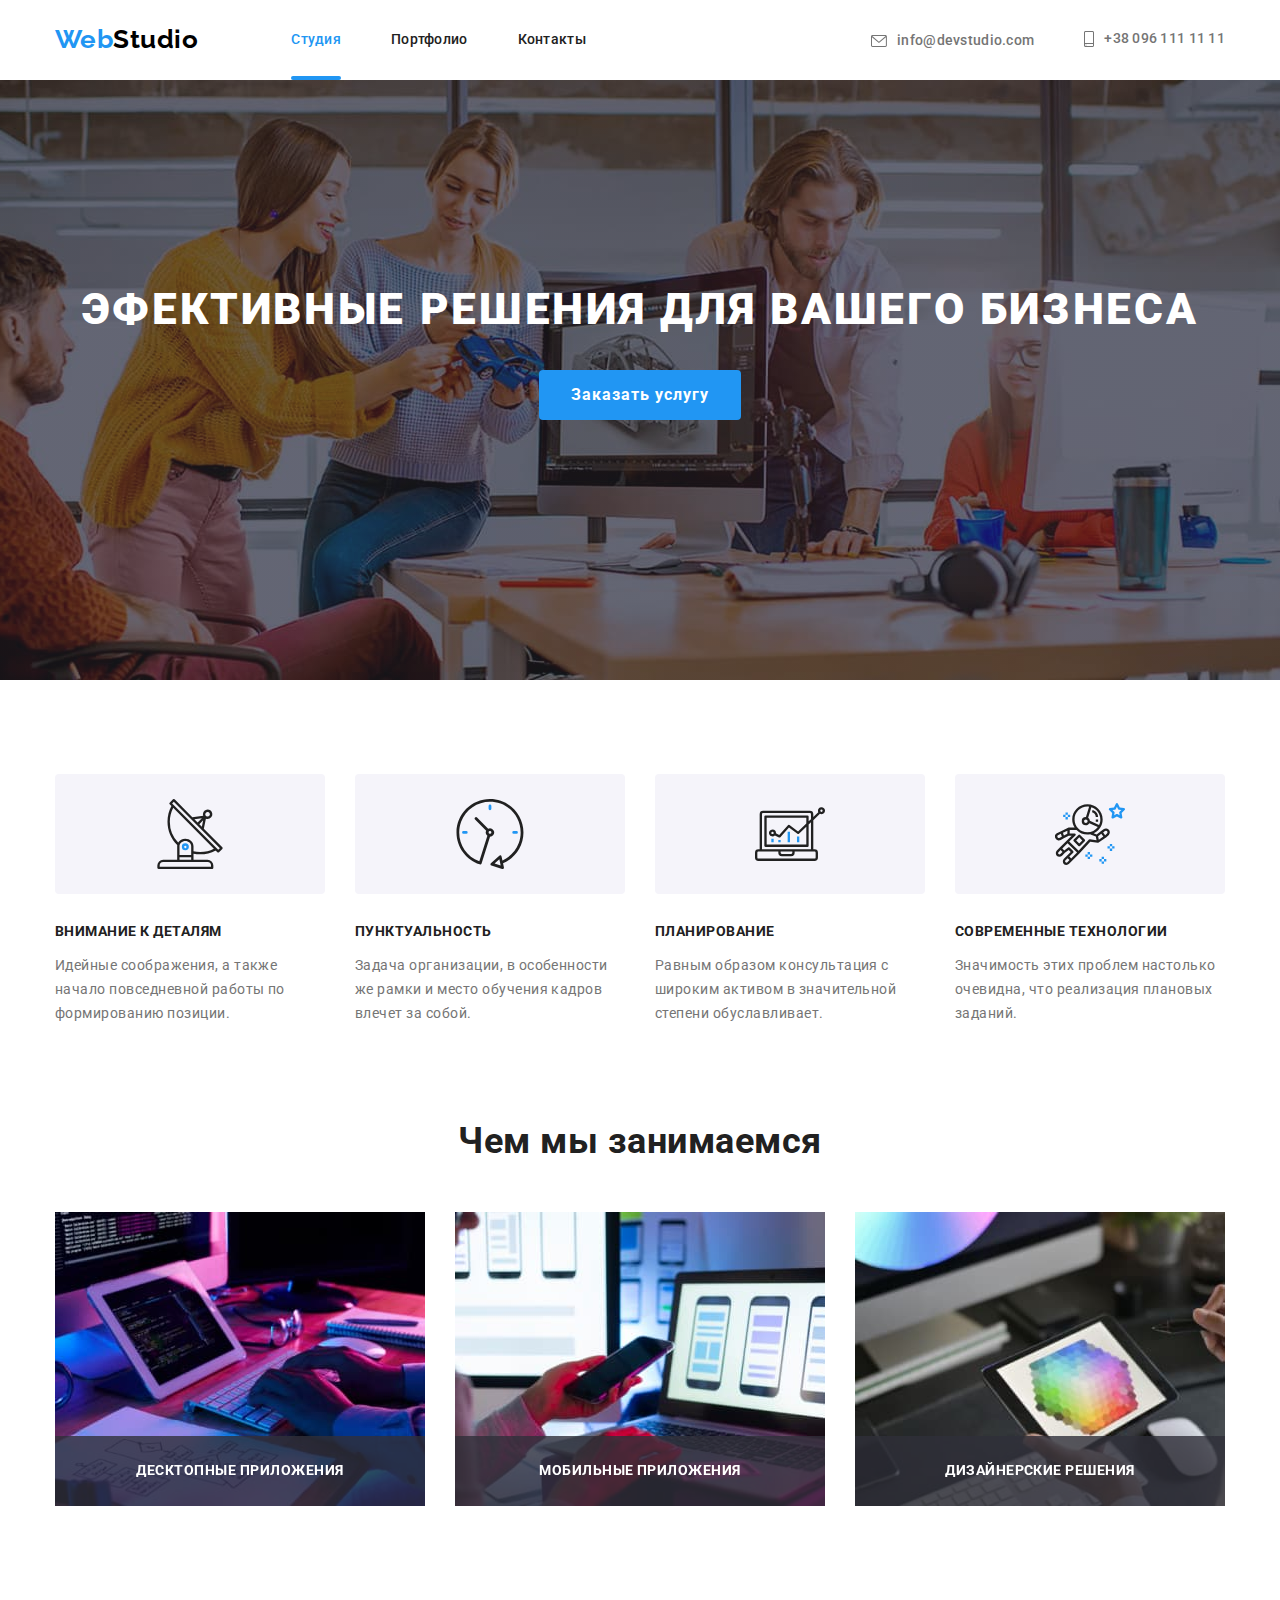
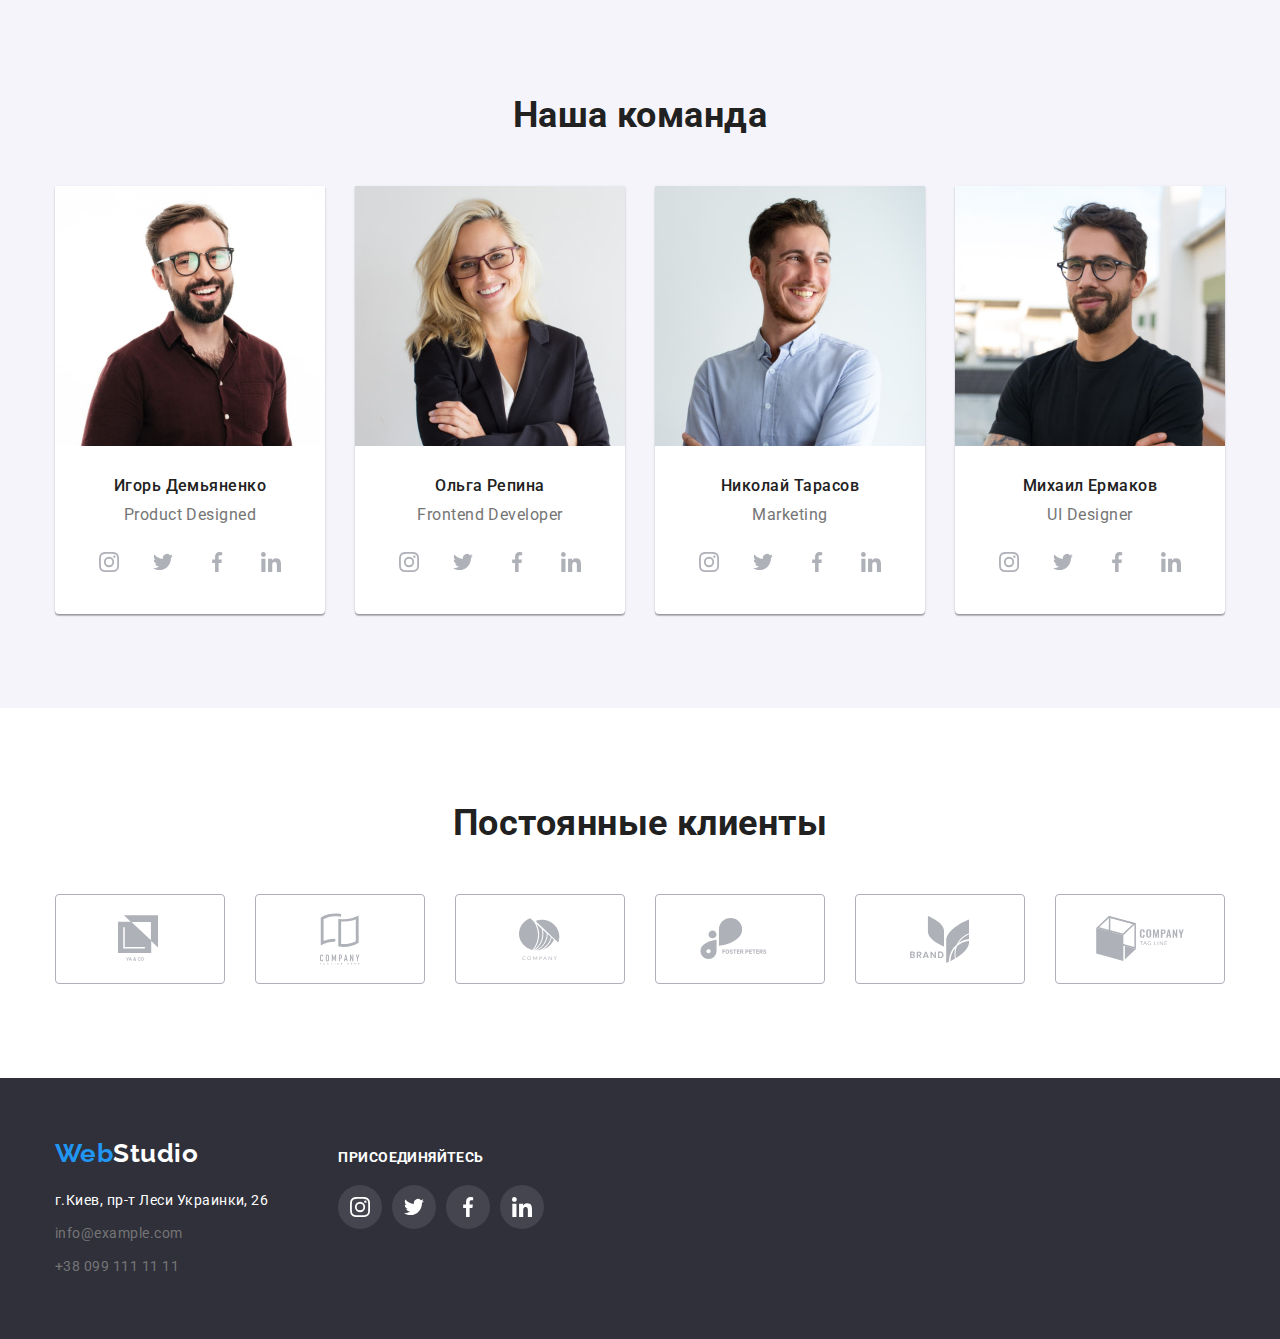
<file: index.html>
<!DOCTYPE html>
<html lang="ru">

<head>
    <meta charset="UTF-8">
    <meta name="viewport" content="width=device-width, initial-scale=1.0">
    <title>Студия</title>
    <link
        href="https://fonts.googleapis.com/css2?family=Oleo+Script:wght@400;700&family=Raleway:wght@400;700&family=Roboto:wght@400;500;700;900&display=swap"
        rel="stylesheet">
    <link rel="stylesheet" href="https://cdnjs.cloudflare.com/ajax/libs/modern-normalize/1.0.0/modern-normalize.min.css">
    <link rel="stylesheet" href="./css/styles.css" />
</head>

<body> 
    <!--Шапка-->
    <header>
        <div class="container-nav">
            <nav class="nav list">
                <a href="./index.html" class="logo list"><span class="web">Web</span>Studio</a>
                <ul class="site-nav list">
                    <li class="item">
                        <a href="./index.html" class="link current list">Студия</a>
                    </li>
                    <li class="item">
                        <a href="./portfolio.html" class="link list">Портфолио</a>
                    </li>
                    <li class="item">
                        <a href="" class="link list">Контакты</a>
                    </li>
                </ul>
            </nav>
            <ul class="nav-address list">
                <li class="item">
                    <a href="mailto:info@example.com" class="link list">
                        <svg width="16" height="12">
                            <use href="./images/icons/sprite.svg#icon-mail"></use>
                        </svg>
                        info@devstudio.com
                    </a>
                </li>
                <li class="item">
                    <a href="tel:+38 096 111 11 11" class="link list">
                        <svg width="10" height="16">
                            <use href="./images/icons/sprite.svg#icon-tel"></use>
                        </svg>
                        +38 096 111 11 11</a>
                </li>
            </ul>
        </div>
    </header>
        <!--Герой-->
        <main>
            <!--Эфективные решения-->
            <section class="hero">
                <h1 class="hero-title">
                    ЭФЕКТИВНЫЕ РЕШЕНИЯ ДЛЯ ВАШЕГО БИЗНЕСА
                </h1>
                <a data-modal-open href="#" class="button list">Заказать услугу</a>
                <div class="backdrop is-hidden" data-modal>
                    <div class="modal">
                        <button type="button" class="modal-button" data-modal-close>
                            <svg width="18" height="18">
                                <use href="./images/icons/sprite.svg#icon-close-black"></use>
                            </svg>
                        </button>
                    </div>
                </div>
            </section>
            <!--Особенности-->
                <section class="section-features">
                    <div class="container">
                        <h2 class="title">Особенности</h2>
                        <ul class="features list">
                            <li class="features-item">
                                    <div class="container-features">
                                        <svg width="70" height="70" >
                                            <use href="./images/icons/sprite.svg#icon-antenna"></use>
                                        </svg>
                                    </div>
                                <h3 class="features-title">
                                    ВНИМАНИЕ К ДЕТАЛЯМ
                                </h3>
                                <p class="paragraph">
                                    Идейные соображения, а также начало повседневной работы по формированию позиции.
                                </p>
                            </li>
                            <li class="features-item">
                                    <div class="container-features">
                                        <svg width="70" height="70" >
                                            <use href="./images/icons/sprite.svg#icon-clock"></use>
                                        </svg>
                                    </div>
                                <h3 class="features-title">
                                    ПУНКТУАЛЬНОСТЬ
                                </h3>
                                <p class="paragraph">
                                    Задача организации, в особенности же рамки и место обучения кадров влечет за собой.
                                </p>
                            </li>
                            <li class="features-item">
                                    <div class="container-features">
                                        <svg width="70" height="70" >
                                            <use href="./images/icons/sprite.svg#icon-diagram"></use>
                                        </svg>
                                    </div>
                                <h3 class="features-title">
                                    ПЛАНИРОВАНИЕ
                                </h3>
                                <p class="paragraph">
                                    Равным образом консультация с широким активом в значительной степени обуславливает.
                                </p>
                            </li>
                            <li class="features-item">
                                    <div class="container-features">
                                        <svg width="70" height="70" >
                                            <use href="./images/icons/sprite.svg#icon-astronaut"></use>
                                        </svg>
                                    </div>
                                <h3 class="features-title">
                                    СОВРЕМЕННЫЕ ТЕХНОЛОГИИ
                                </h3>
                                <p class="paragraph">
                                    Значимость этих проблем настолько очевидна, что реализация плановых заданий.
                                </p>
                            </li>
                        </ul>
                    </div>
                </section>
                <!--Чем мы занимаемся-->
                <section class="section">
                    <div class="container">
                        <h2 class="work-title">
                            Чем мы занимаемся
                        </h2>
                        <ul class="work list">
                            <li class="work-photo">
                                <img src="./images/планшетсклавиатурой.jpg" alt="Планшет с клавиатурой" width="370" height="294">
                                <p class="label">
                                    ДЕСКТОПНЫЕ ПРИЛОЖЕНИЯ
                                </p>
                            </li>
                            <li class="work-photo">
                                <img src="./images/ноутбук.jpg" alt="Ноутбук" width="370" height="294">
                                <p class="label">
                                    МОБИЛЬНЫЕ ПРИЛОЖЕНИЯ
                                </p>
                            </li>
                            <li class="work-photo">
                                <img src="./images/планшет.jpg" alt="Планшет" width="370" height="294">
                                <p class="label">
                                    ДИЗАЙНЕРСКИЕ РЕШЕНИЯ
                                </p>
                            </li>
                        </ul>
                    </div>
                </section>
            </div>
            <!--Наша команда-->
            <section class="section-team">
                <div class="container">
                    <h2 class="title-team">
                        Наша команда
                    </h2>
                    <ul class="team list">
                        <li class="team-card">
                            <img src="./images/игорь.jpg" alt="Игорь" width="270" height="260">
                            <div class="team-text">   
                                <h3 class="title">
                                    Игорь Демьяненко
                                </h3>
                                <p class="team-paragraph">
                                    Product Designed
                                </p>
                                <ul class="social-links list">
                                    <li class="item-links">
                                        <a href="#" class="social-link svg">
                                            <svg width="20" height="20">
                                                <use href="./images/icons/sprite.svg#icon-instagram">
                                            </svg>
                                        </a>
                                    </li>
                                    <li class="item-links">
                                        <a href="#" class="social-link svg">
                                            <svg width="20" height="20">
                                                <use href="./images/icons/sprite.svg#icon-twitter">
                                            </svg>
                                        </a>
                                    </li>
                                    <li class="item-links">
                                        <a href="#" class="social-link svg">
                                            <svg width="20" height="20">
                                                <use href="./images/icons/sprite.svg#icon-facebook">
                                            </svg>
                                        </a>
                                    </li>
                                    <li class="item-links">
                                        <a href="#" class="social-link svg">
                                            <svg width="20" height="20">
                                                <use href="./images/icons/sprite.svg#icon-linkedin">
                                            </svg>
                                        </a>
                                    </li>
                                </ul>
                            </div>
                        </li>
                        <li class="team-card">
                            <img src="./images/ольга.jpg" alt="Ольга" width="270" height="260">
                            <div class="team-text">
                                <h3 class="title">
                                    Ольга Репина
                                </h3>
                                <p class="team-paragraph">
                                    Frontend Developer
                                </p>
                                <ul class="social-links list">
                                    <li class="item-links">
                                        <a href="#" class="social-link svg">
                                            <svg width="20" height="20">
                                                <use href="./images/icons/sprite.svg#icon-instagram">
                                            </svg>
                                        </a>
                                    </li>
                                    <li class="item-links">
                                        <a href="#" class="social-link svg">
                                            <svg width="20" height="20">
                                                <use href="./images/icons/sprite.svg#icon-twitter">
                                            </svg>
                                        </a>
                                    </li>
                                    <li class="item-links">
                                        <a href="#" class="social-link svg">
                                            <svg width="20" height="20">
                                                <use href="./images/icons/sprite.svg#icon-facebook">
                                            </svg>
                                        </a>
                                    </li>
                                    <li class="item-links">
                                        <a href="#" class="social-link svg">
                                            <svg width="20" height="20">
                                                <use href="./images/icons/sprite.svg#icon-linkedin">
                                            </svg>
                                        </a>
                                    </li>
                                </ul>
                            </div>
                        </li>
                        <li class="team-card">
                            <img src="./images/николай.jpg" alt="Николай" width="270" height="260">
                            <div class="team-text">
                                <h3 class="title">
                                    Николай Тарасов
                                </h3>
                                <p class="team-paragraph">
                                    Marketing
                                </p>
                                <ul class="social-links list">
                                    <li class="item-links">
                                        <a href="#" class="social-link svg">
                                            <svg width="20" height="20">
                                                <use href="./images/icons/sprite.svg#icon-instagram">
                                            </svg>
                                        </a>
                                    </li>
                                    <li class="item-links">
                                        <a href="#" class="social-link svg">
                                            <svg width="20" height="20">
                                                <use href="./images/icons/sprite.svg#icon-twitter">
                                            </svg>
                                        </a>
                                    </li>
                                    <li class="item-links">
                                        <a href="#" class="social-link svg">
                                            <svg width="20" height="20">
                                                <use href="./images/icons/sprite.svg#icon-facebook">
                                            </svg>
                                        </a>
                                    </li>
                                    <li class="item-links">
                                        <a href="#" class="social-link svg">
                                            <svg width="20" height="20">
                                                <use href="./images/icons/sprite.svg#icon-linkedin">
                                            </svg>
                                        </a>
                                    </li>
                                </ul>
                            </div>
                        </li>
                        <li class="team-card">
                            <img src="./images/михаил.jpg" alt="Михаил" width="270" height="260">
                            <div class="team-text">
                                <h3 class="title">
                                    Михаил Ермаков
                                </h3>
                                <p class="team-paragraph">
                                    UI Designer
                                </p>
                                <ul class="social-links list">
                                    <li class="item-links">
                                        <a href="#" class="social-link svg">
                                            <svg width="20" height="20">
                                                <use href="./images/icons/sprite.svg#icon-instagram">
                                            </svg>
                                        </a>
                                    </li>
                                    <li class="item-links">
                                        <a href="#" class="social-link svg">
                                            <svg width="20" height="20">
                                                <use href="./images/icons/sprite.svg#icon-twitter">
                                            </svg>
                                        </a>
                                    </li>
                                    <li class="item-links">
                                        <a href="#" class="social-link svg">
                                            <svg width="20" height="20">
                                                <use href="./images/icons/sprite.svg#icon-facebook">
                                            </svg>
                                        </a>
                                    </li>
                                    <li class="item-links">
                                        <a href="#" class="social-link svg">
                                            <svg width="20" height="20">
                                                <use href="./images/icons/sprite.svg#icon-linkedin">
                                            </svg>
                                        </a>
                                    </li>
                                </ul>
                            </div>
                        </li>
                    </ul>
                </div>
            </section>
            <!-- Постоянные клиенты regular-clients-->
            <section class="section">
                <div class="container">
                    <h2 class="clients-title">Постоянные клиенты</h2>
                    <ul class="clients">
                        <li class="clients-card">
                            <a  href="#" class="clients-link svg">
                                <svg class="icon" width="44.27" height="49.23">
                                    <use href="./images/icons/sprite.svg#icon-logoone">
                                </svg>
                            </a>
                        </li>
                        <li class="clients-card">
                            <a href="#" class="clients-link svg">
                                <svg class="icon" width="40" height="52">
                                    <use href="./images/icons/sprite.svg#icon-logotwo">
                                </svg>
                            </a>
                        </li>
                        <li class="clients-card">
                            <a href="#" class="clients-link svg">
                                <svg class="icon" width="41" height="42.6">
                                    <use href="./images/icons/sprite.svg#icon-logothree">
                                </svg>
                            </a>
                        </li>
                        <li class="clients-card">
                            <a href="#" class="clients-link svg">
                                <svg class="icon" width="79.66" height="42.02">
                                    <use href="./images/icons/sprite.svg#icon-logofour">
                                </svg>
                            </a>
                        </li>
                        <li class="clients-card">
                            <a href="#" class="clients-link svg">
                                <svg class="icon" width="59" height="47">
                                    <use href="./images/icons/sprite.svg#icon-logofive">
                                </svg>
                            </a>
                        </li>
                        <li class="clients-card">
                            <a href="#" class="clients-link svg">
                                <svg class="icon" width="88.48" height="45.44">
                                    <use href="./images/icons/sprite.svg#icon-logosix">
                                </svg>
                            </a>
                        </li>
                    </ul>
                </div>
            </section>
        </main>
            <!--Подвал-->
            <footer class="footer">
                <div class="container-footer">
                    <div class="container-logo">
                        <a href="./index.html" class="logo list"><span class="web">Web</span>Studio</a>
                        <address class="address">
                            <p class="paragraph">г.Киев, пр-т Леси Украинки, 26</p>
                            <ul class="footer-address list">
                                <li class="footer-address-link">
                                    <a href="mailto:info@example.com" class="link list">info@example.com</a>
                                </li>
                                <li class="footer-address-link">
                                    <a href="tel:+380991111111" class="link list">+38 099 111 11 11</a>
                                </li>
                            </ul>
                        </address>
                    </div>
                    <div class="connect">
                        <h1 class="footer-title">ПРИСОЕДИНЯЙТЕСЬ</h1>
                        <div class="footer-links">
                            <ul class="links-footer">
                                <li class="links">
                                    <a href="#" class="footer-link">
                                        <svg width="20" height="20">
                                            <use href="./images/icons/sprite.svg#icon-instagram">
                                        </svg>
                                    </a>
                                </li>
                                <li class="links">
                                    <a href="#" class="footer-link">
                                        <svg width="20" height="20">
                                            <use href="./images/icons/sprite.svg#icon-twitter">
                                        </svg>
                                    </a>
                                </li>
                                <li class="links">
                                    <a href="#" class="footer-link">
                                        <svg width="20" height="20">
                                            <use href="./images/icons/sprite.svg#icon-facebook">
                                        </svg>
                                    </a>
                                </li>
                                <li class="links">
                                    <a href="#" class="footer-link">
                                        <svg width="20" height="20">
                                            <use href="./images/icons/sprite.svg#icon-linkedin">
                                        </svg>
                                    </a>
                                </li>
                            </ul>
                        </div>
                    </div>
                </div>
            </footer>
                <script src="./JS/modal.js"></script>
</body>

</html>
</file>
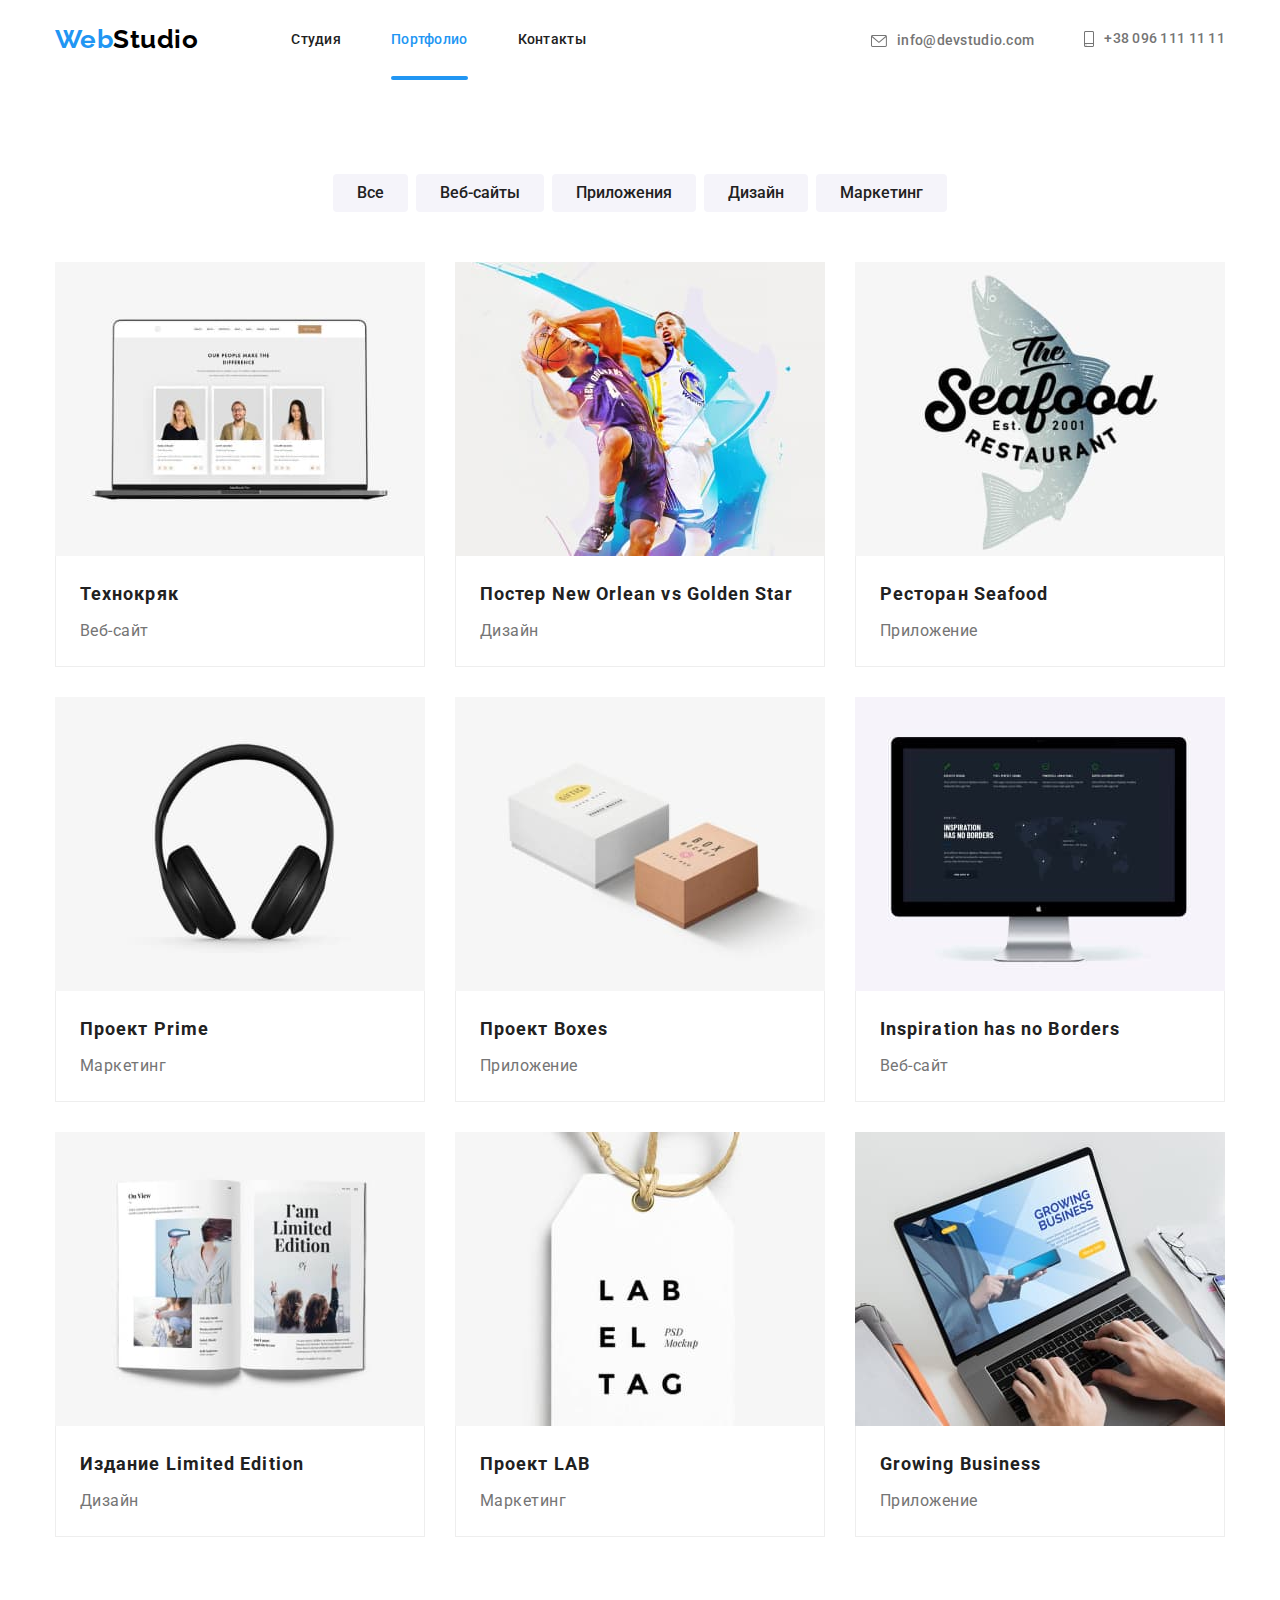
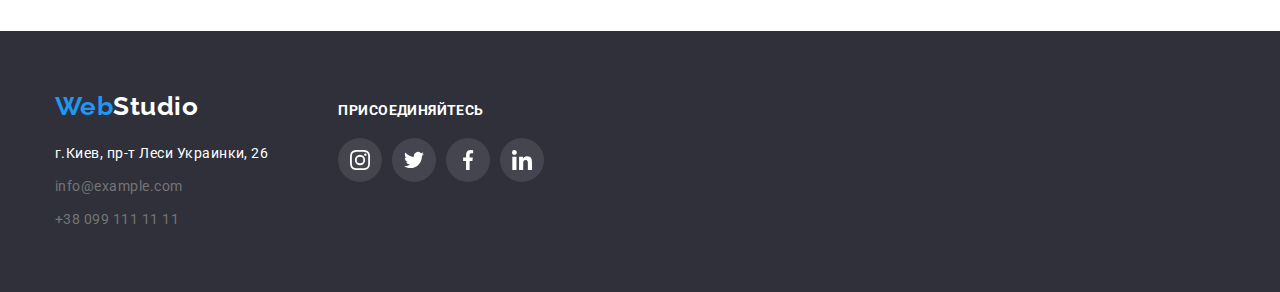
<file: portfolio.html>
<!DOCTYPE html>
<html lang="ru">
<head>
    <meta charset="UTF-8">
    <meta name="viewport" content="width=device-width, initial-scale=1.0">
    <title>Портфолио</title>
    <link
        href="https://fonts.googleapis.com/css2?family=Oleo+Script:wght@400;700&family=Raleway:wght@400;700&family=Roboto:wght@400;500;700;900&display=swap"
        rel="stylesheet">
    <link rel="stylesheet" href="https://cdnjs.cloudflare.com/ajax/libs/modern-normalize/1.0.0/modern-normalize.min.css">
    <link rel="stylesheet" href="./css/styles.css" />
</head>
<body>
    <!--Шапка-->
    <header>
        <div class="container-nav">
            <nav class="nav list">
                <a href="./index.html" class="logo list"><span class="web">Web</span>Studio</a>
                <ul class="site-nav list">
                    <li class="item">
                        <a href="./index.html" class="link list">Студия</a>
                    </li>
                    <li class="item">
                        <a href="./portfolio.html" class="link current list">Портфолио</a>
                    </li>
                    <li class="item">
                        <a href="" class="link list">Контакты</a>
                    </li>
                </ul>
            </nav>
            <ul class="nav-address list">
                <li class="item">
                    <a href="mailto:info@example.com" class="link list">
                        <svg width="16" height="12">
                            <use href="./images/icons/sprite.svg#icon-mail"></use>
                        </svg>
                        info@devstudio.com
                    </a>
                </li>
                <li class="item">
                    <a href="tel:+38 096 111 11 11" class="link list">
                        <svg width="10" height="16">
                            <use href="./images/icons/sprite.svg#icon-tel"></use>
                        </svg>
                        +38 096 111 11 11</a>
                </li>
            </ul>
        </div>
    </header>
        <!--Портфолио-->
        <main>
            <section class="section">
                <h1 class="title">Проекты</h1>
                <div class="container-projects">
                    <!--Фильтры-->
                    <ul class="buttons list">
                        <li class="filters">
                            <button type="button">Все</button>
                        </li>
                        <li class="filters">
                            <button type="button">Веб-сайты</button>
                        </li>
                        <li class="filters">
                            <button type="button">Приложения</button>
                        </li>
                        <li class="filters">
                            <button type="button">Дизайн</button>
                        </li>
                        <li class="filters">
                            <button type="button">Маркетинг</button>
                        </li>
                    </ul>
                    <!--Проекты-->
                    <ul class="projects list">
                        <li class="projects-element">
                            <a href="#" class="projects-link list">
                                <div class="projects-img">
                                    <img src="./images/технокряк.jpg" alt="Технокряк" width="370" height="294" />
                                    <p class="submenu">Технокряк это современная площадка распространения коронавируса. Компании используют эту платформу
                                        для цифрового
                                        шпионажа и атак на защищённые сервера конкурентов.</p>
                                </div>
                                <div class="projects-text">    
                                    <h2 class="projects-title">Технокряк</h2>
                                    <p class="paragraph">Веб-сайт</p>
                                </div>
                            </a>
                        </li>
                        <li class="projects-element">
                            <a href="#" class="projects-link list">
                                <div class="projects-img">
                                    <img src="./images/постер.jpg" alt="Постер" width="370" height="294" />
                                    <p class="submenu">Технокряк это современная площадка распространения коронавируса. Компании используют эту платформу
                                    для цифрового
                                    шпионажа и атак на защищённые сервера конкурентов.</p>
                                </div>
                                <div class="projects-text">
                                    <h2 class="projects-title">Постер New Orlean vs Golden Star</h2>
                                    <p class="paragraph">Дизайн</p>
                                </div>
                            </a>
                        </li>
                        <li class="projects-element">
                            <a href="#" class="projects-link list">
                                <div class="projects-img">
                                    <img src="./images/ресторан.jpg" alt="Ресторан" width="370" height="294" />
                                    <p class="submenu">Технокряк это современная площадка распространения коронавируса. Компании используют эту платформу
                                        для цифрового
                                        шпионажа и атак на защищённые сервера конкурентов.</p>
                                </div>
                                <div class="projects-text">
                                    <h2 class="projects-title">Ресторан Seafood</h2>
                                    <p class="paragraph">Приложение</p>
                                </div>
                            </a>
                        </li>
                        <li class="projects-element">
                            <a href="#" class="projects-link list">
                                <div class="projects-img">
                                    <img src="./images/проект.jpg" alt="Проект" width="370" height="294" />
                                    <p class="submenu">Технокряк это современная площадка распространения коронавируса. Компании используют эту платформу
                                        для цифрового
                                        шпионажа и атак на защищённые сервера конкурентов.</p>
                                </div>
                                <div class="projects-text">
                                    <h2 class="projects-title">Проект Prime</h2>
                                    <p class="paragraph">Маркетинг</p>
                                </div>
                            </a>
                        </li>
                        <li class="projects-element">
                            <a href="#" class="projects-link list">
                                <div class="projects-img">
                                    <img src="./images/проекткоробки.jpg" alt="Проект коробки" width="370" height="294" />
                                    <p class="submenu">Технокряк это современная площадка распространения коронавируса. Компании используют эту платформу
                                        для цифрового
                                        шпионажа и атак на защищённые сервера конкурентов.</p>
                                </div>
                                <div class="projects-text">
                                    <h2 class="projects-title">Проект Boxes</h2>
                                    <p class="paragraph">Приложение</p>
                                </div>
                            </a>
                        </li>
                        <li class="projects-element">
                            <a href="#" class="projects-link list">
                                <div class="projects-img">
                                    <img src="./images/экран.jpg" alt="Экран" width="370" height="294" />
                                    <p class="submenu">Технокряк это современная площадка распространения коронавируса. Компании используют эту платформу
                                        для цифрового
                                        шпионажа и атак на защищённые сервера конкурентов.</p>
                                </div>
                                <div class="projects-text">
                                    <h2 class="projects-title">Inspiration has no Borders</h2>
                                    <p class="paragraph">Веб-сайт</p>
                                </div>
                            </a>
                        </li>
                        <li class="projects-element">
                            <a href="#" class="projects-link list">
                                <div class="projects-img">
                                    <img src="./images/издание.jpg" alt="Издание" width="370" height="294" />
                                    <p class="submenu">Технокряк это современная площадка распространения коронавируса. Компании используют эту платформу
                                        для цифрового
                                        шпионажа и атак на защищённые сервера конкурентов.</p>
                                </div>
                                <div class="projects-text">
                                    <h2 class="projects-title">Издание Limited Edition</h2>
                                    <p class="paragraph">Дизайн</p>
                                </div>
                            </a>
                        </li>
                        <li class="projects-element">
                            <a href="#" class="projects-link list">
                                <div class="projects-img">
                                    <img src="./images/проектбирки.jpg" alt="Проект бирки" width="370" height="294" />
                                    <p class="submenu">Технокряк это современная площадка распространения коронавируса. Компании используют эту платформу
                                        для цифрового
                                        шпионажа и атак на защищённые сервера конкурентов.</p>
                                </div>
                                <div class="projects-text">
                                    <h2 class="projects-title">Проект LAB</h2>
                                    <p class="paragraph">Маркетинг</p>
                                </div>
                            </a>
                        </li>
                        <li class="projects-element">
                            <a href="#" class="projects-link list">
                                <div class="projects-img">
                                    <img src="./images/бизнес.jpg" alt="Бизнес" width="370" height="294" />
                                    <p class="submenu">Технокряк это современная площадка распространения коронавируса. Компании используют эту платформу
                                        для цифрового
                                        шпионажа и атак на защищённые сервера конкурентов.</p>
                                </div>
                                <div class="projects-text">
                                    <h2 class="projects-title">Growing Business</h2>
                                    <p class="paragraph">Приложение</p>
                                </div>
                            </a>
                        </li>
                    </ul>
                </div>
            </section>
        </main>
            <!--Подвал-->
            <footer class="footer">
                <div class="container-footer">
                    <div class="container-logo">
                        <a href="./index.html" class="logo list"><span class="web">Web</span>Studio</a>
                        <address class="address">
                            <p class="paragraph">г.Киев, пр-т Леси Украинки, 26</p>
                            <ul class="footer-address list">
                                <li class="footer-address-link">
                                    <a href="mailto:info@example.com" class="link list">info@example.com</a>
                                </li>
                                <li class="footer-address-link">
                                    <a href="tel:+380991111111" class="link list">+38 099 111 11 11</a>
                                </li>
                            </ul>
                        </address>
                    </div>
                    <div class="connect">
                        <h2 class="footer-title">ПРИСОЕДИНЯЙТЕСЬ</h2>
                        <div class="footer-links">
                            <ul class="links-footer">
                                <li class="links">
                                    <a href="#" class="footer-link">
                                        <svg width="20" height="20">
                                            <use href="./images/icons/sprite.svg#icon-instagram">
                                        </svg>
                                    </a>
                                </li>
                                <li class="links">
                                    <a href="#" class="footer-link">
                                        <svg width="20" height="20">
                                            <use href="./images/icons/sprite.svg#icon-twitter">
                                        </svg>
                                    </a>
                                </li>
                                <li class="links">
                                    <a href="#" class="footer-link">
                                        <svg width="20" height="20">
                                            <use href="./images/icons/sprite.svg#icon-facebook">
                                        </svg>
                                    </a>
                                </li>
                                <li class="links">
                                    <a href="#" class="footer-link">
                                        <svg width="20" height="20">
                                            <use href="./images/icons/sprite.svg#icon-linkedin">
                                        </svg>
                                    </a>
                                </li>
                            </ul>
                        </div>
                    </div>
                </div>
            </footer>
</body>
</html>
</file>
<file: css/styles.css>
html {
  box-sizing: border-box;
}

*,
*::before,
*::after {
  box-sizing: inherit;
}

/* Цвет основного текста #757575 */
/* Вторичный цвет #212121 */
/* Белый         #FFFFFF */
/* Акцент #2196F3 */
/* Вторичный цвет фона #F5F4FA */

:root {
  --primary-text-color: #757575;
  --nav-logo-color: #000000;
  --title-text-color: #212121;
  --footer-bg-color: #2f303a;
  --footer-text-color: rgba(255, 255, 255, 0.6);
  --accent-color: #2196f3;
  --primary-bg-color: #ffffff;
  --secondary-bg-color: #f5f4fa;
  --tertiary-bg-color: #c4c4c4;
  --overlay: rgba(47, 48, 58, 0.4);
  --border--color: #afb1b8;
  --border-cards-color: #eeeeee;
}

body {
  background-color: var(--primary-bg-color);
  color: var(--title-text-color);

  font-family: 'Roboto', sans-serif;
  font-style: normal;
  font-weight: 400;
  letter-spacing: 0.03em;
}

img {
  display: block;
}

h2 {
  padding: 0;
  margin: 0;
}

ul,
li {
  display: block;
  padding: 0;
  margin: 0;
}

.section {
  padding-top: 94px;
  padding-bottom: 94px;
}

.link {
  color: var(--primary-text-color);

  font-style: normal;

  transition: color 250ms cubic-bezier(0.4, 0, 0.2, 1);
}

.svg {
  fill: var(--border--color);

  transition: fill 250ms cubic-bezier(0.4, 0, 0.2, 1);
}

.svg:hover {
  fill: var(--primary-bg-color);
}

.list {
  display: flex;
  align-items: center;
  text-decoration: none;
  list-style: none;

  padding: 0;
  margin: 0;
}

.container {
  padding-left: 15px;
  padding-right: 15px;
  margin-left: auto;
  margin-right: auto;
  width: 1200px;
}

/* Альтернативный шрифт */
/* .logo {
  font-family: 'Oleo Script', sans-serif;
  font-weight: 400;
} */

.logo {
  font-family: 'Raleway', sans-serif;
  font-weight: 700;
  font-size: 26px;
  line-height: 1.2;
}

.nav .logo {
  color: var(--nav-logo-color);
}

.web {
  color: var(--accent-color);
}

.container-nav {
  padding-left: 15px;
  padding-right: 15px;
  margin-left: auto;
  margin-right: auto;
  width: 1200px;
  display: flex;
  align-items: center;
}

.nav {
  display: flex;
  align-items: center;
}

.site-nav {
  display: flex;
  margin-left: 93px;
}

.site-nav .item + .item {
  margin-left: 50px;
}

.site-nav .link {
  color: var(--title-text-color);
  font-weight: 500;
  font-size: 14px;
  line-height: 1.14;
  letter-spacing: 0.02em;

  display: block;
  padding-top: 32px;
  padding-bottom: 32px;

  transition: color 250ms cubic-bezier(0.4, 0, 0.2, 1);
}

.site-nav .link:hover,
.site-nav .link:focus {
  color: var(--accent-color);
}

.site-nav .link.current {
  color: var(--accent-color);
}

.item {
  position: relative;
}

.item .current::before {
  content: '';

  position: absolute;
  bottom: 0;
  left: 0;

  display: inline-block;
  background-color: var(--accent-color);

  width: 100%;
  height: 4px;

  border-radius: 2px;
}

.nav-address {
  color: var(--primary-text-color);
  font-weight: 500;
  font-size: 14px;
  line-height: 1.14;
  letter-spacing: 0.02em;

  display: flex;
  margin-left: auto;
  align-items: baseline;
}

.nav-address .item + .item {
  margin-left: 50px;
}

.nav-address .link:hover,
.nav-address .link:focus {
  color: var(--accent-color);
}

.nav .link:hover,
.nav .link:focus {
  color: var(--accent-color);
}

.nav-address svg {
  fill: currentColor;

  padding: 0;
  margin-right: 10px;
}

/* Герой */

.hero {
  background-color: var(--tertiary-bg-color);
  text-align: center;
  padding: 200px 0px;

  max-width: 1600px;
  height: 600px;
  margin-left: auto;
  margin-right: auto;

  background-image: linear-gradient(to bottom, var(--overlay), var(--overlay)),
    url('../images/icons/фон.jpg');
  background-repeat: no-repeat;
  background-size: cover;
  background-position: center;
}

/* Эфективные решения */

.hero-title {
  color: var(--primary-bg-color);
  font-weight: 900;
  font-size: 44px;
  line-height: 1.36;
  letter-spacing: 0.06em;
  text-transform: uppercase;

  margin-top: 0;
  margin-bottom: 30px;
}

.title {
  color: var(--title-text-color);
  font-weight: 700;
  font-size: 36px;
  line-height: 1.17;
  text-align: center;

  margin-top: 0;
  margin-bottom: 0;
}

.backdrop {
  position: fixed;
  top: 0;
  left: 0;
  transform: opacity 250ms cubic-bezier(0.4, 0, 0.2, 1);

  width: 100%;
  height: 1024px;
  background-color: rgba(0, 0, 0, 0.2);

  opacity: 1;
  transition: opacity 250ms cubic-bezier(0.4, 0, 0.2, 1);
}

.backdrop.is-hidden {
  opacity: 0;
  pointer-events: none;
}

.backdrop.is-hidden .modal {
  transform: translate(-50%, -50%) scale(0.9);
}

.modal {
  position: absolute;
  left: 50%;
  top: 50%;

  width: 528px;
  height: 581px;
  border-radius: 4px;
  box-shadow: 0px 1px 3px rgba(0, 0, 0, 0.12), 0px 1px 1px rgba(0, 0, 0, 0.14),
    0px 2px 1px rgba(0, 0, 0, 0.2);

  background-color: var(--primary-bg-color);

  transform: translate(-50%, -50%) scale(1);

  transition: transform 250ms cubic-bezier(0.4, 0, 0.2, 1);
}

.modal-button {
  position: absolute;
  top: 0;
  right: 0;

  display: flex;
  justify-content: center;
  align-items: center;
  border-radius: 50%;
  background: var(--primary-bg-color);
  border: 1px solid rgba(0, 0, 0, 0.1);
  box-sizing: border-box;
  /*  */
  margin: 8px;
  width: 30px;
  height: 30px;
  padding: 0;

  transition: fill 250ms cubic-bezier(0.4, 0, 0.2, 1);
}

.modal-button:hover,
.modal-button:focus {
  fill: var(--accent-color);
  background-color: var(--primary-bg-color);
  box-shadow: none;
  border-color: rgba(0, 0, 0, 0.1);
}

/* Особенности */

.section-features {
  padding-top: 94px;
}

.section-features .title {
  display: none;
}

.features-title {
  color: var(--title-text-color);
  font-weight: 700;
  font-size: 14px;
  line-height: 1.14;
  text-transform: uppercase;

  margin-top: 0;
  margin-bottom: 10;
}
/* calc ((100% - кол-во маржинов в строке * значение маржина) / кол-во єлементов в строке */

.features {
  display: flex;
  flex-wrap: wrap;
}

.features-item {
  width: calc((100% - 3 * 30px) / 4);
  margin-right: 30px;
}

.features-item:nth-child(4n) {
  margin-right: 0;
}

.container-features {
  display: flex;
  flex-wrap: wrap;
  width: 270px;
  height: 120px;
  margin-bottom: 30px;
  align-items: center;
  justify-content: center;
  background-color: var(--secondary-bg-color);
  border-radius: 4px;
}

p {
  margin-top: 0;
  margin-bottom: 0;
}

.features .paragraph {
  color: var(--primary-text-color);
  font-size: 14px;
  line-height: 1.71;
}

.work {
  display: flex;
}

.work-title {
  color: var(--title-text-color);
  font-weight: 700;
  font-size: 36px;
  line-height: 1.17;
  text-align: center;

  margin-top: 0;
  margin-bottom: 50px;
}

.work-photo {
  position: relative;

  width: calc((100% - 2 * 30px) / 3);
  margin-right: 30px;
}

.work-photo:nth-child(3n) {
  margin-right: 0;
}

.label {
  color: var(--primary-bg-color);
  background-color: rgba(47, 48, 58, 0.8);

  position: absolute;
  bottom: 0;
  left: 0;

  padding: 27px 0px;
  width: 100%;

  font-weight: 700;
  font-size: 14px;
  line-height: 1.14;
  text-align: center;
}

/* Наша команда */

.team {
  display: flex;
}

.team-card {
  background-color: var(--primary-bg-color);
  box-shadow: 0px 1px 3px rgba(0, 0, 0, 0.12), 0px 1px 1px rgba(0, 0, 0, 0.14),
    0px 2px 1px rgba(0, 0, 0, 0.2);
  border-radius: 0px 0px 4px 4px;

  width: calc((100% - 3 * 30px) / 4);
  margin-right: 30px;
}

.team-card:nth-child(4n) {
  margin-right: 0;
}

.team-paragraph {
  color: var(--primary-text-color);
  font-size: 16px;
  line-height: 1.19;
  text-align: center;
}

.section-team {
  background-color: var(--secondary-bg-color);
  padding-top: 94px;
  padding-bottom: 94px;
}

.team .title {
  font-weight: 500;
  font-size: 16px;
  line-height: 1.19;
  text-align: center;

  margin-bottom: 10px;
}

.title-team {
  color: var(--title-text-color);
  font-weight: 700;
  font-size: 36px;
  line-height: 1.17;
  text-align: center;

  margin-top: 0;
  margin-bottom: 50px;
}

.team-text {
  padding: 30px 32px;
}

.section .title {
  text-align: center;

  margin-top: 0;
  margin-bottom: 50px;
}

.section .title {
  display: none;
}

.social-links {
  display: flex;
  margin-top: 16px;
}

.social-link {
  display: flex;
  flex-wrap: wrap;
  box-sizing: border-box;
  align-items: center;
  justify-content: center;
  width: 44px;
  height: 44px;
  padding: 0;
  margin: 0;
  border-radius: 50%;
}

.item-links {
  border-radius: 50%;

  transition: background-color 250ms cubic-bezier(0.4, 0, 0.2, 1);
}

.item-links:hover {
  background-color: var(--accent-color);
}

.item-links:not(:last-child) {
  margin-right: 10px;
}

/* Кнопки */

.button {
  color: var(--primary-bg-color);
  background-color: var(--accent-color);
  font-weight: 700;
  font-size: 16px;
  line-height: 1.88;
  letter-spacing: 0.06em;
  text-align: center;

  display: inline-block;
  padding: 10px 32px;
  border-radius: 4px;
}

/* Кнопки портфолио */

.buttons {
  display: flex;
  justify-content: center;
  margin-bottom: 50px;
}

button {
  background-color: var(--secondary-bg-color);
  color: var(--title-text-color);
  font-family: inherit;
  font-weight: 500;
  font-size: 16px;
  line-height: 1.63;
  cursor: pointer;

  border: 0px solid transparent;
  padding: 6px 24px;
  border-color: var(--secondary-bg-color);
  border-radius: 4px;

  transition: background-color 250ms cubic-bezier(0.4, 0, 0.2, 1),
    color 250ms cubic-bezier(0.4, 0, 0.2, 1),
    box-shadow 250ms cubic-bezier(0.4, 0, 0.2, 1);
}

button:hover,
button:focus {
  color: var(--primary-bg-color);
  background-color: var(--accent-color);
  border-color: var(--accent-color);
  box-shadow: 0px 3px 1px rgba(0, 0, 0, 0.1), 0px 1px 2px rgba(0, 0, 0, 0.08),
    0px 2px 2px rgba(0, 0, 0, 0.12);
}

.filters {
  margin-right: 8px;
}

.filters:nth-child(5n) {
  margin-right: 0;
}

/* Проекты портфолио */

.container-projects {
  padding-left: 15px;
  padding-right: 15px;
  margin-left: auto;
  margin-right: auto;
  width: 1200px;
}

.projects {
  display: flex;
  flex-wrap: wrap;
}

/* calc ((100% - кол-во маржинов в строке * значение маржина) / кол-во єлементов в строке */

.projects-element {
  width: calc((100% - 60px) / 3);
  margin-right: 30px;
  margin-bottom: 30px;
}

.projects-element:nth-child(3n) {
  margin-right: 0;
}

.projects-element:nth-last-child(-n + 3) {
  margin-bottom: 0;
}

.projects-link {
  display: block;

  transition: box-shadow 250ms cubic-bezier(0.4, 0, 0.2, 1);
}

.projects-img {
  position: relative;
  overflow: hidden;
}

.submenu {
  position: absolute;
  left: 0;
  top: 0;

  width: 100%;
  height: auto;

  padding: 63px 24px;
  font-size: 18px;
  line-height: 1.6;

  color: var(--primary-bg-color);
  background-color: rgba(33, 150, 243, 0.9);

  transform: translateY(100%);
  transition: transform 250ms cubic-bezier(0.4, 0, 0.2, 1);
}

.projects-link:hover .submenu,
.projects-link:focus .submenu {
  transform: translateY(0%);
}

.projects-link:hover,
.projects-link:focus {
  box-shadow: 0px 1px 1px rgba(0, 0, 0, 0.12), 0px 4px 4px rgba(0, 0, 0, 0.06),
    1px 4px 6px rgba(0, 0, 0, 0.16);
}

.projects-title {
  color: var(--title-text-color);
  font-weight: 700;
  font-size: 18px;
  line-height: 2;
  letter-spacing: 0.06em;

  margin-bottom: 4px;
}

.projects-text {
  box-sizing: border-box;
  border: 1px solid var(--border-cards-color);
  border-top: none;
  padding: 20px 24px;
}

.projects .paragraph {
  color: var(--primary-text-color);
  font-size: 16px;
  line-height: 1.87;
}

/* Regular clients */

.clients-title {
  color: var(--title-text-color);
  font-weight: 700;
  font-size: 36px;
  line-height: 1.17;
  text-align: center;
  margin-top: 0;
  margin-bottom: 50px;
}

.clients {
  display: flex;
}

.clients-link {
  display: flex;
  flex-wrap: wrap;

  border: 1px solid var(--border--color);
  border-radius: 4px;
  box-sizing: border-box;
  align-items: center;
  justify-content: center;
  width: 170px;

  height: 90px;
  padding: 0;
  margin: 0;

  transition: border-color 250ms cubic-bezier(0.4, 0, 0.2, 1),
    fill 250ms cubic-bezier(0.4, 0, 0.2, 1);
}

.clients-card {
  width: calc((100% - 5 * 30px) / 6);
  margin-right: 30px;
}

.clients-card:nth-child(6n) {
  margin-right: 0px;
}

.clients-card a:hover {
  fill: var(--accent-color);
  border-color: var(--accent-color);
}

/* Подвал */

.container-footer {
  align-items: baseline;
  display: flex;
  flex-wrap: wrap;
  flex-direction: row;

  padding-left: 15px;
  padding-right: 15px;
  margin-left: auto;
  margin-right: auto;
  width: 1200px;
}

.footer {
  background-color: var(--footer-bg-color);
  font-size: 14px;
  line-height: 1.71;

  flex-direction: row;
  padding: 60px 0px;
}

.footer .logo {
  color: var(--primary-bg-color);
}

.container-footer .logo {
  display: inline-block;
  margin-bottom: 20px;
}

.container-logo {
  display: flex;
  flex-direction: column;
}

.address {
  font-style: normal;
  font-size: 14px;
  line-height: 1.71;

  display: inline-block;
}

.address .paragraph {
  color: var(--primary-bg-color);

  margin-bottom: 9px;
}

.footer-address {
  color: var(--footer-text-color);
  flex-direction: column;
  align-items: baseline;
}

.footer-address-link {
  margin-bottom: 9px;
}

.footer-address-link:nth-child(2n) {
  margin-bottom: 0;
}

.footer-address .link:hover,
.footer-address .link:focus {
  color: var(--accent-color);
}

.connect {
  display: flex;
  flex-direction: column;

  margin-left: 70px;
}

.links {
  display: flex;
  flex-wrap: wrap;
  box-sizing: border-box;

  border-radius: 50%;
  justify-content: center;
  align-items: center;

  transition: background-color 250ms cubic-bezier(0.4, 0, 0.2, 1);
}

.links:hover {
  fill: var(--primary-bg-color);
  background-color: var(--accent-color);
}

.links:not(:last-child) {
  margin-right: 10px;
}

.links-footer {
  display: flex;
}

.footer-link {
  display: flex;
  flex-wrap: wrap;
  box-sizing: border-box;
  align-items: center;
  justify-content: center;
  width: 44px;
  height: 44px;
  padding: 0;
  margin: 0;
  fill: var(--primary-bg-color);
  background-color: rgba(255, 255, 255, 0.1);
  border-radius: 50%;
}

.footer-title {
  color: var(--primary-bg-color);

  font-family: Roboto;
  font-style: normal;
  font-weight: 700;
  font-size: 14px;
  line-height: 16px;
  letter-spacing: 0.03em;
  text-transform: uppercase;

  margin-bottom: 20px;
}
</file>
